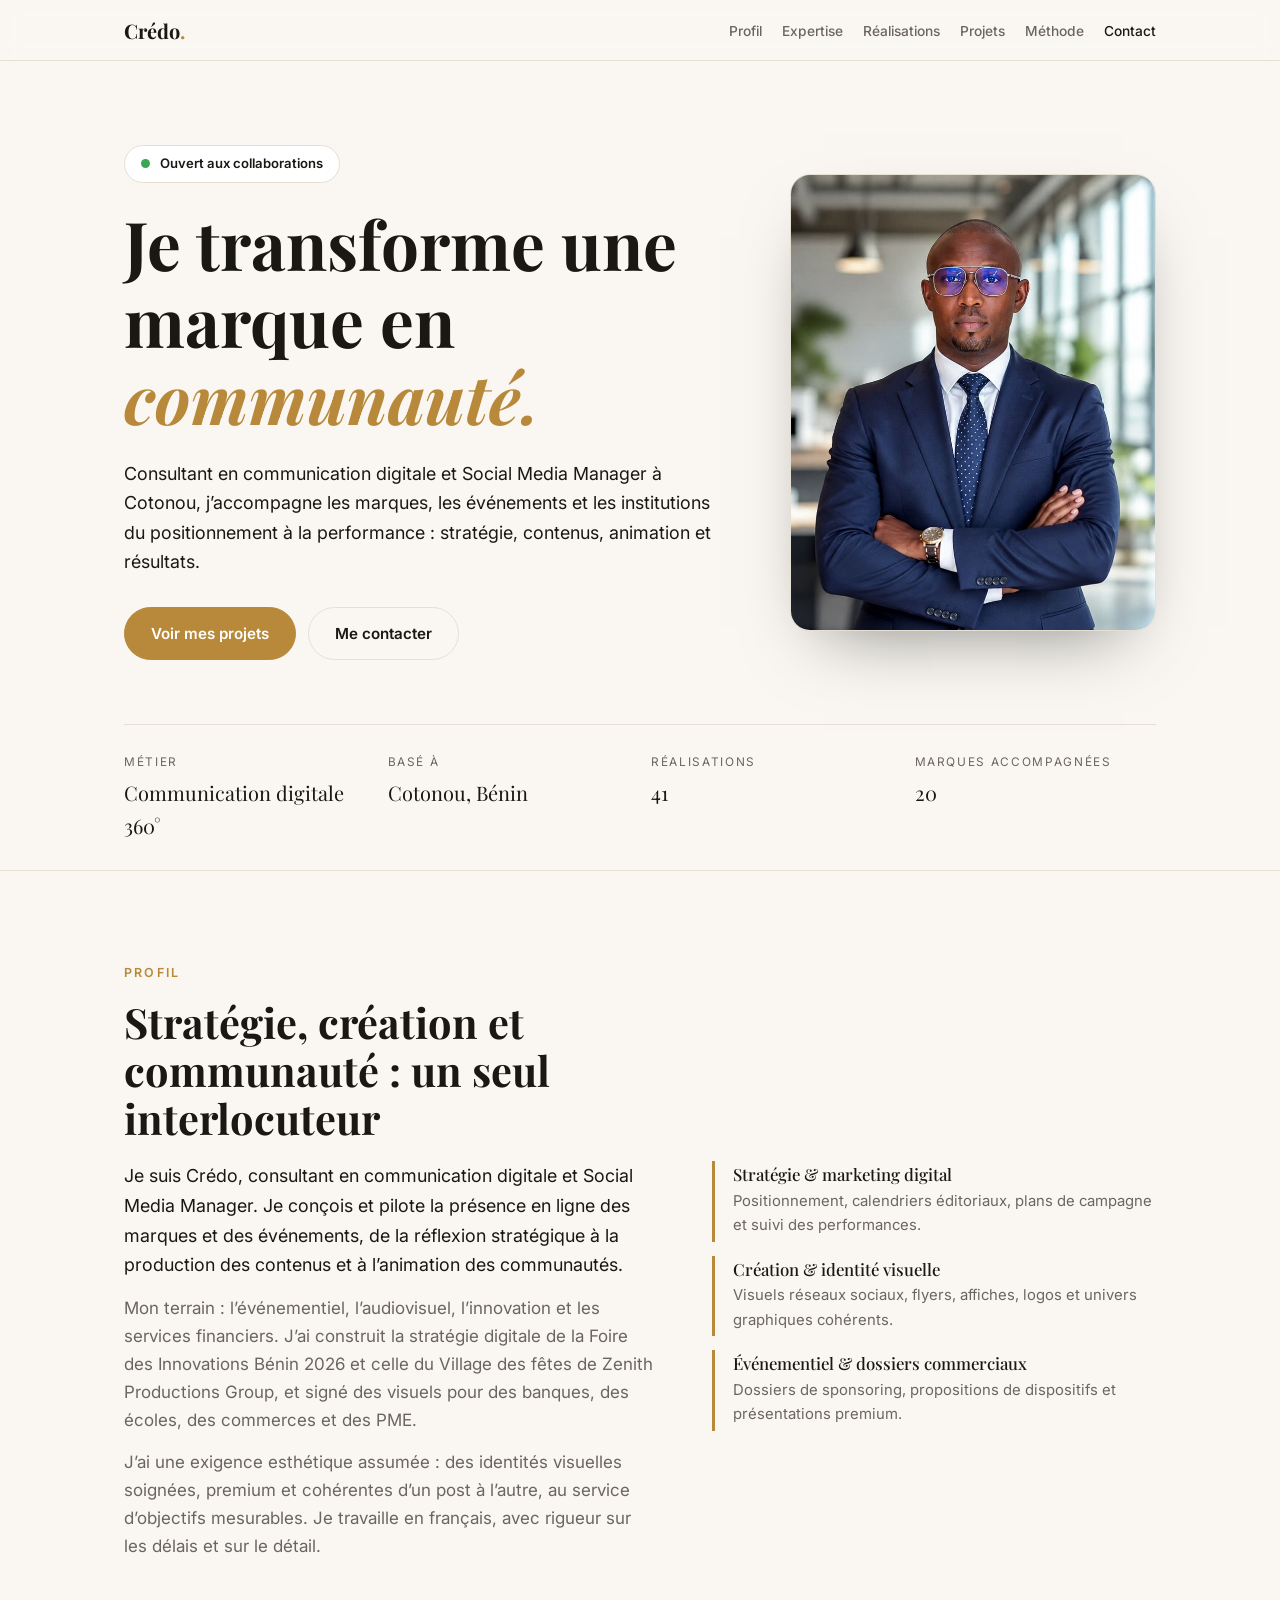
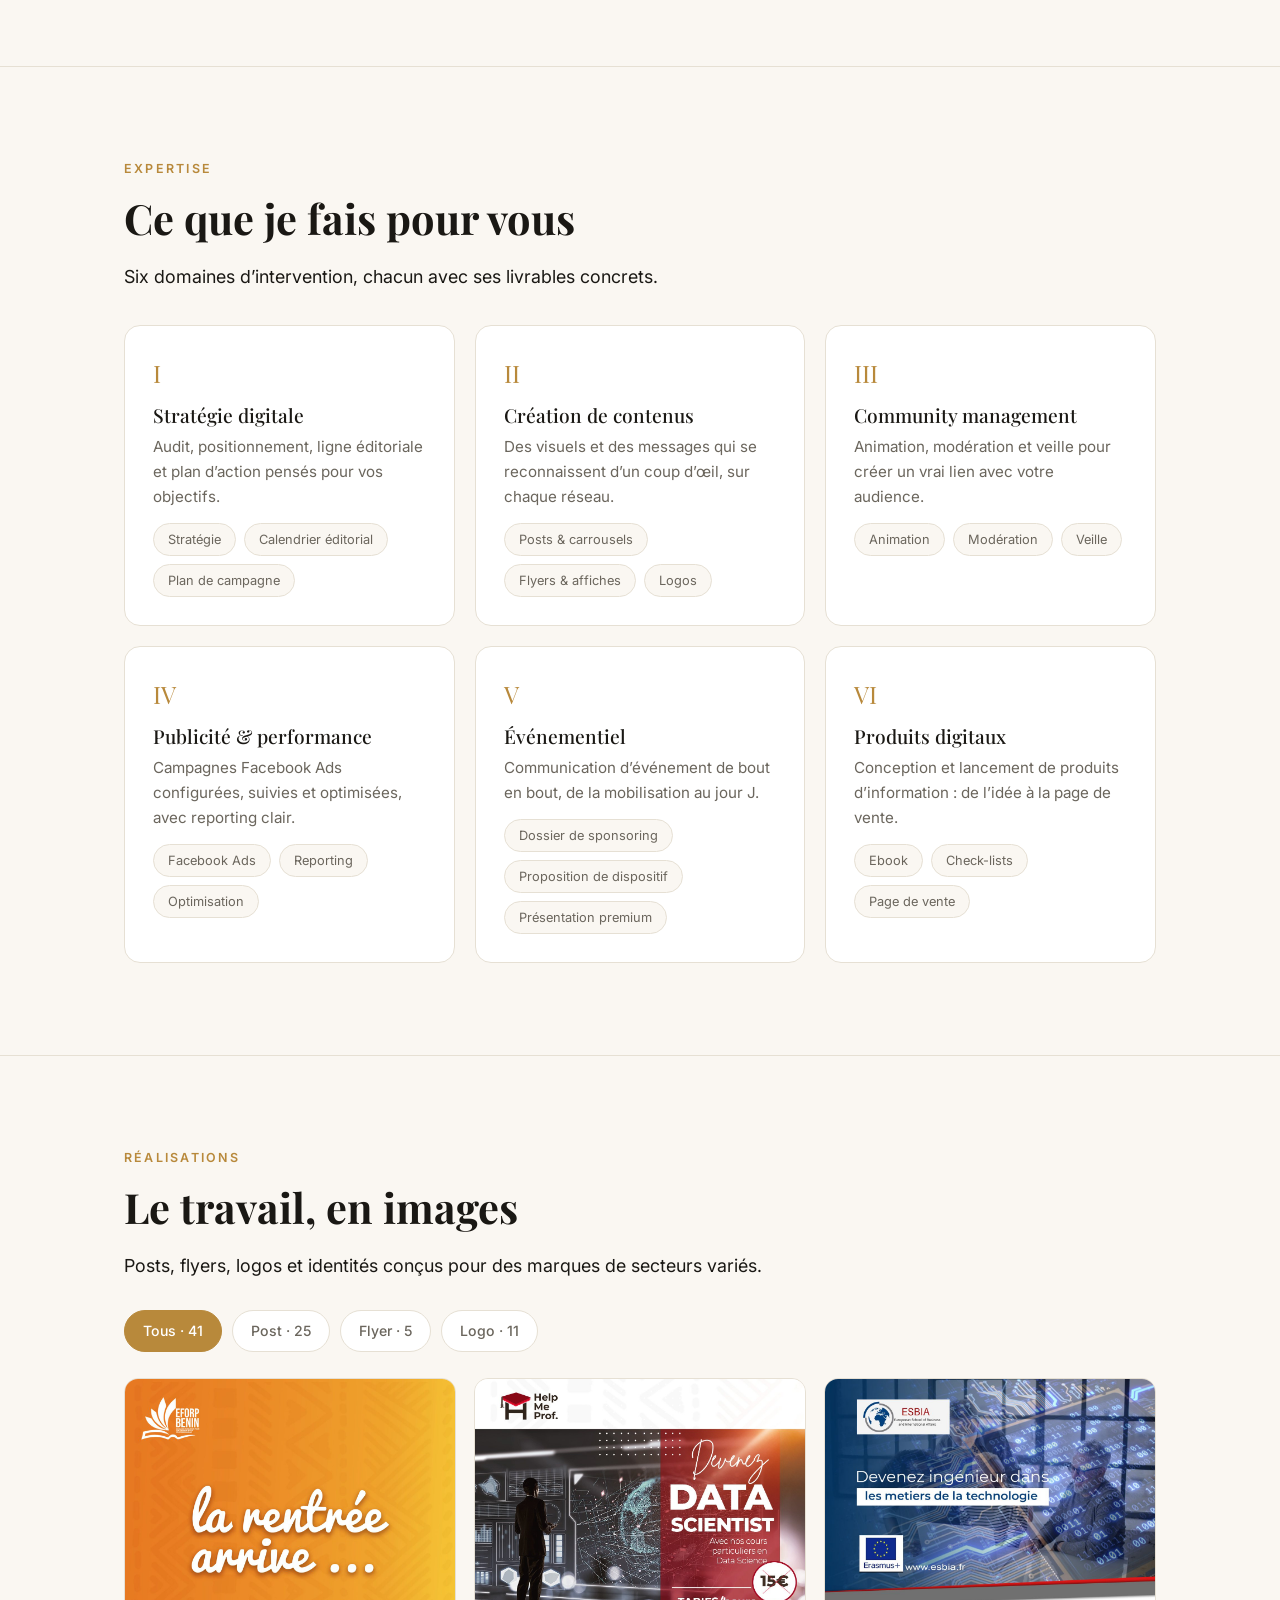
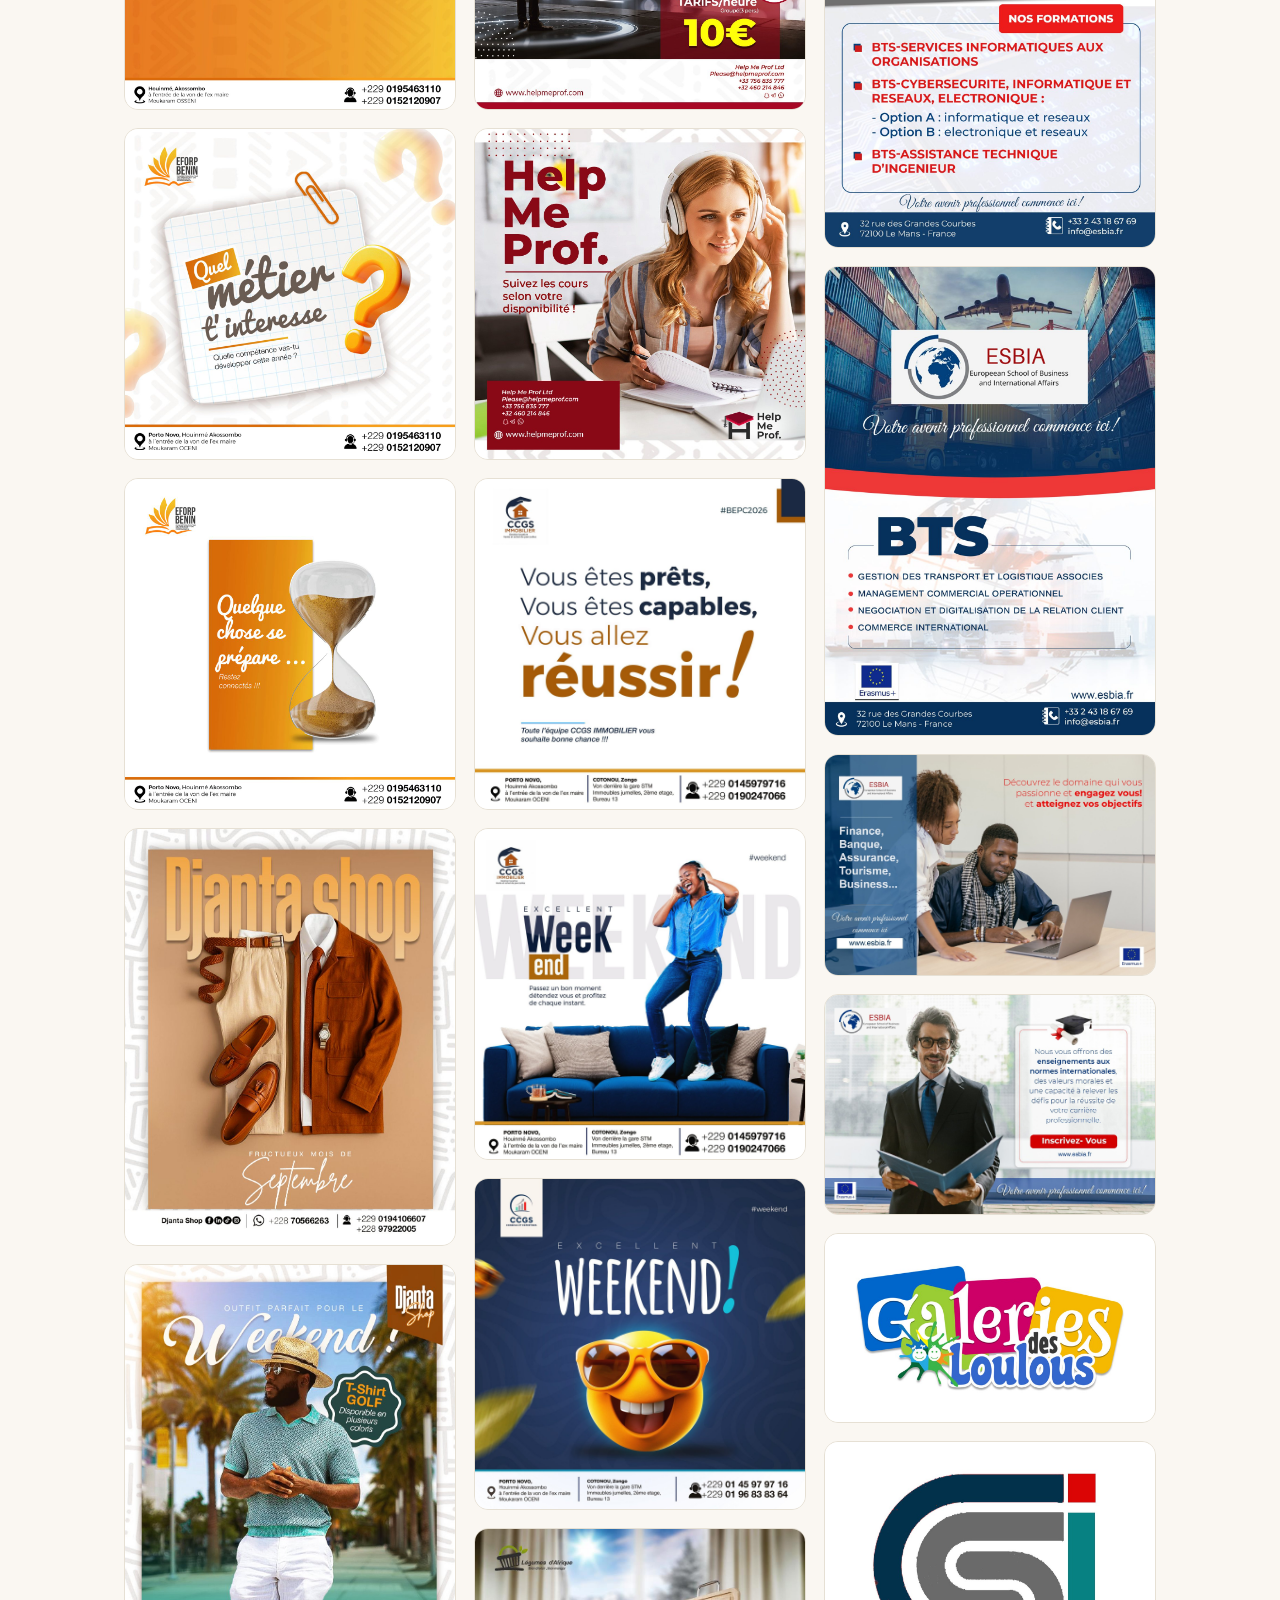
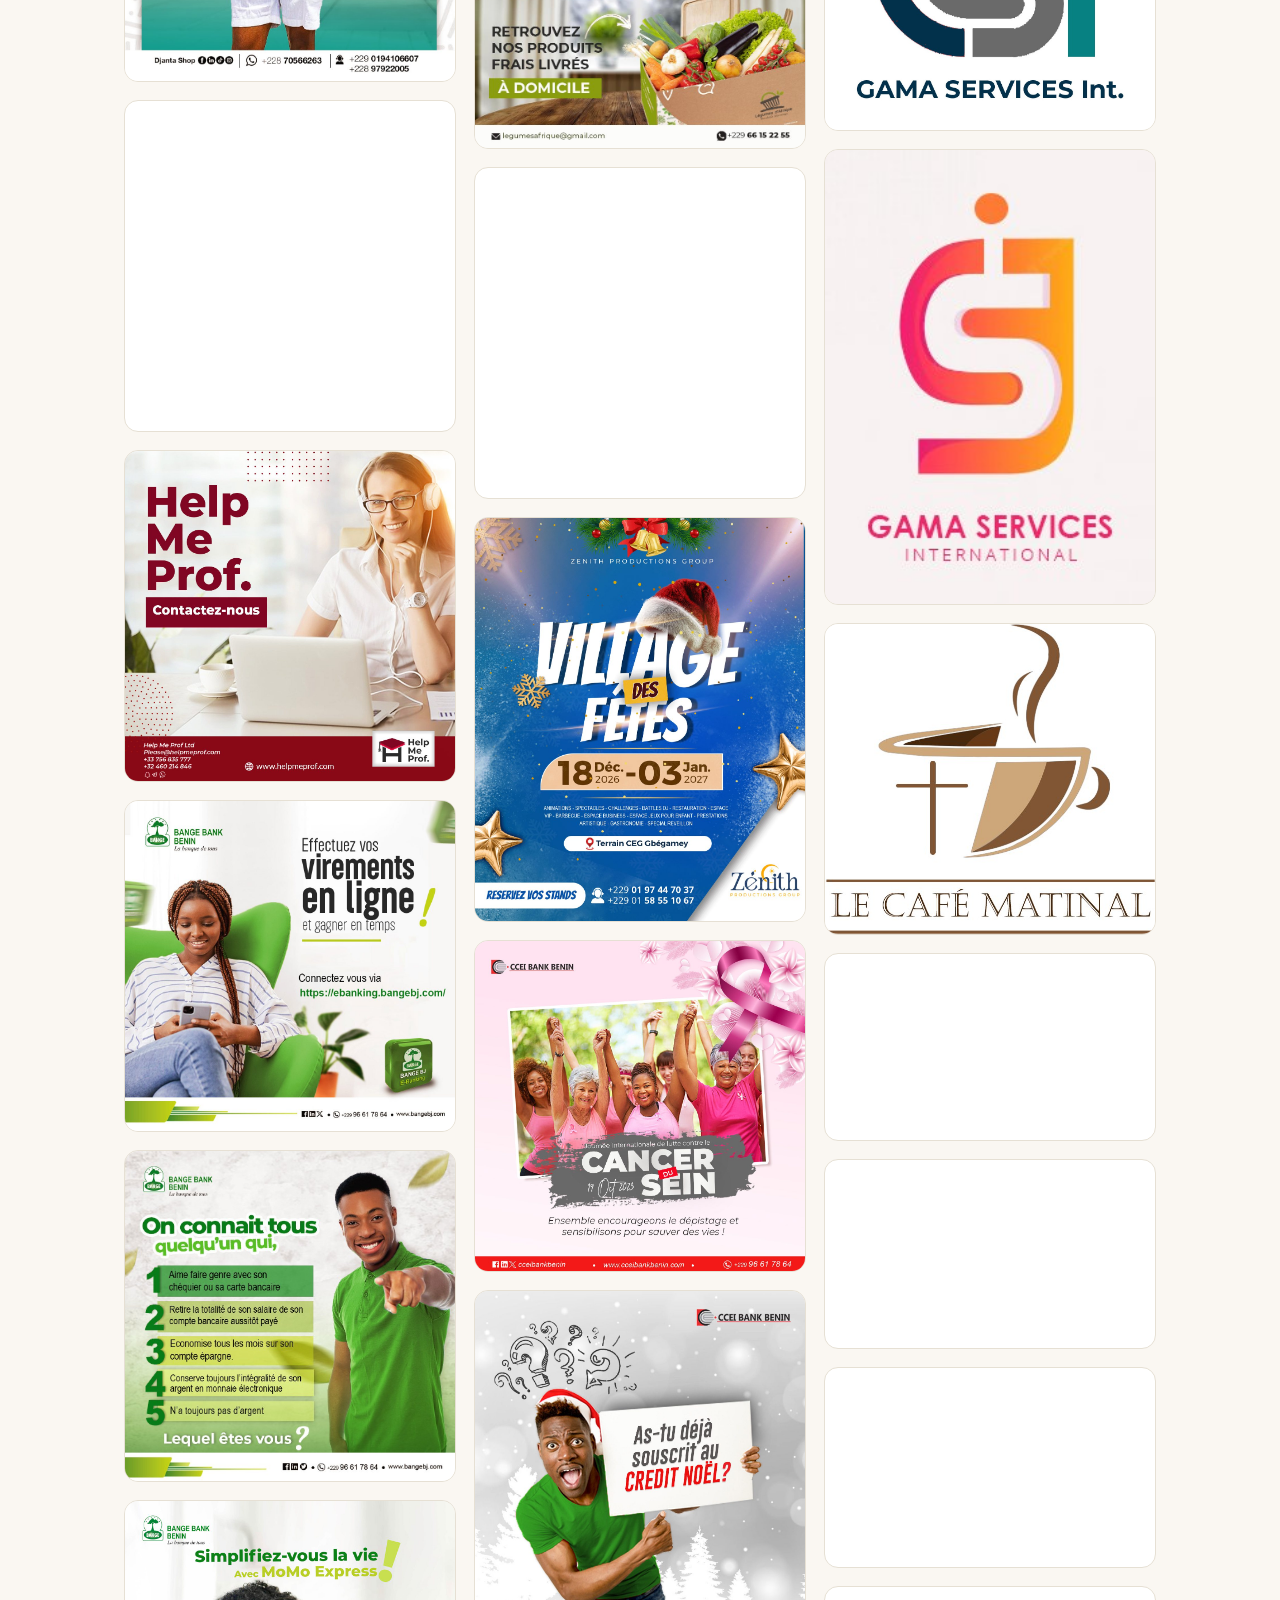
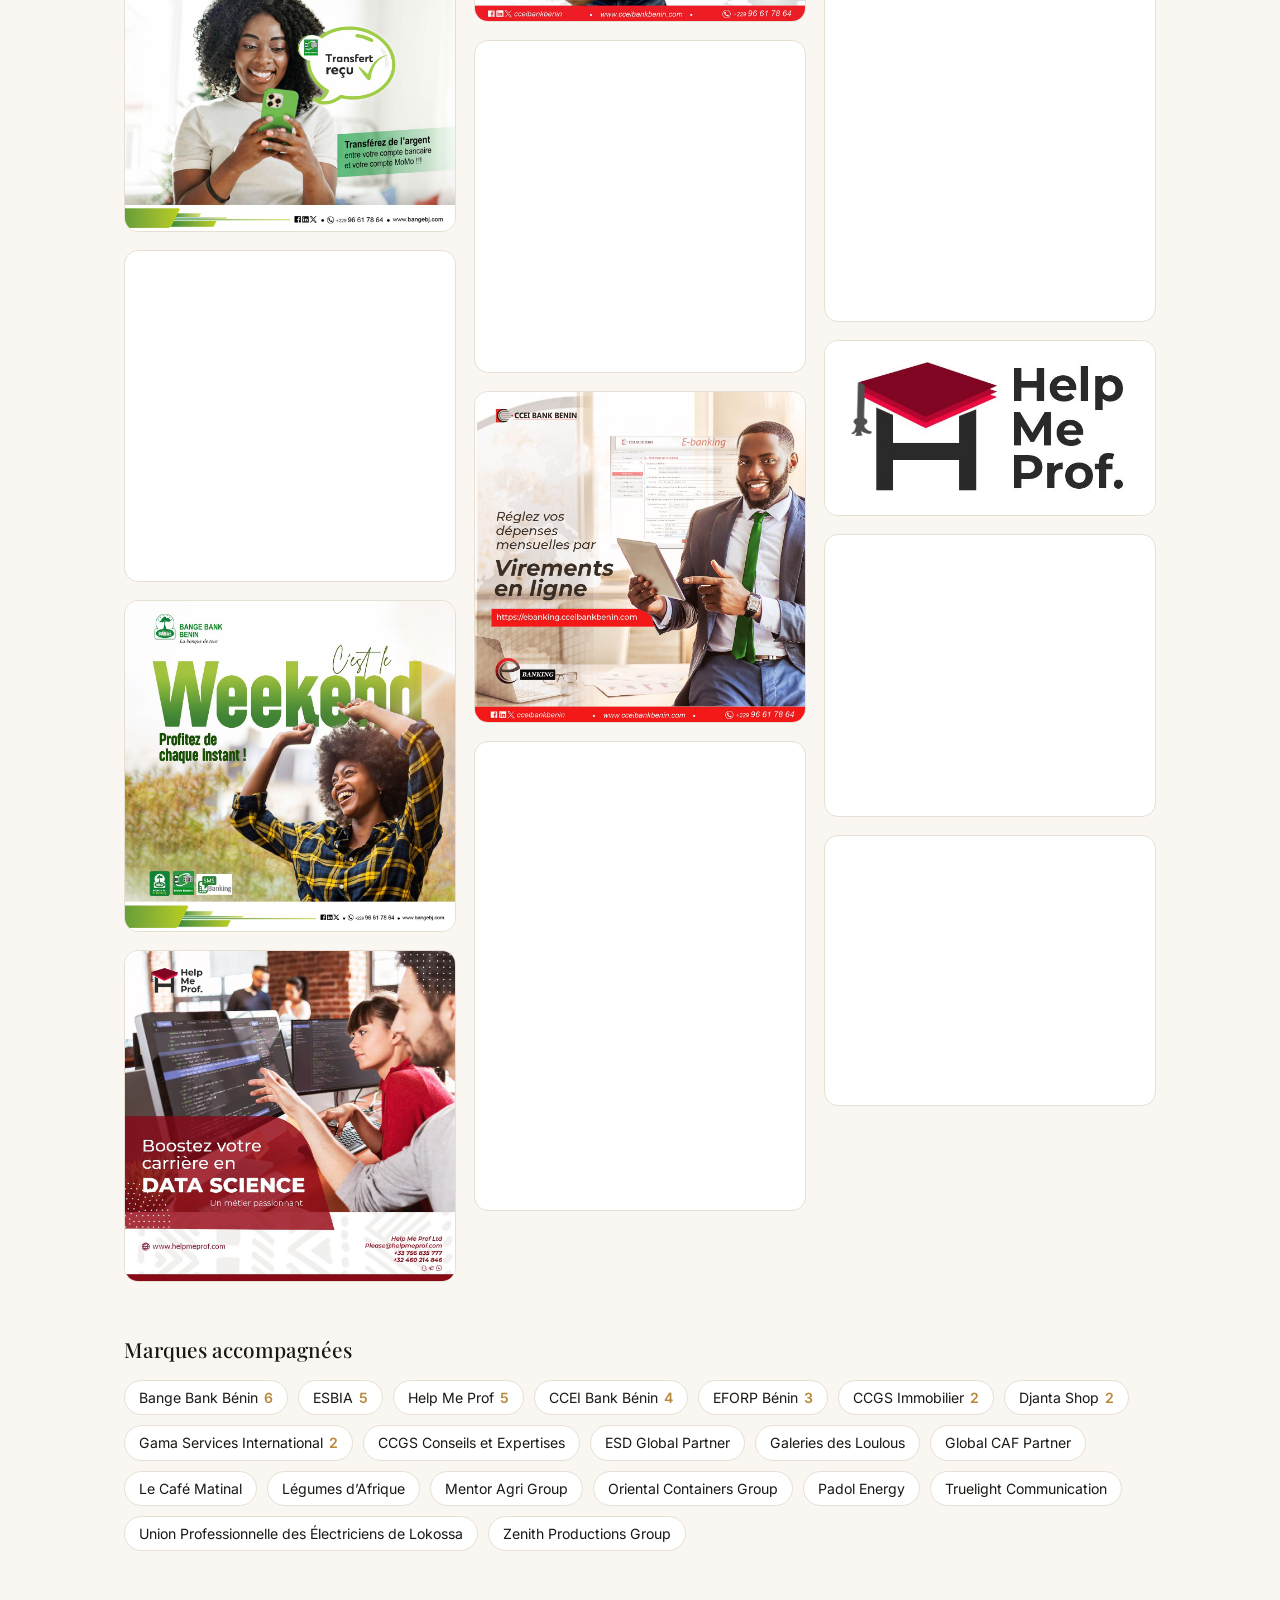
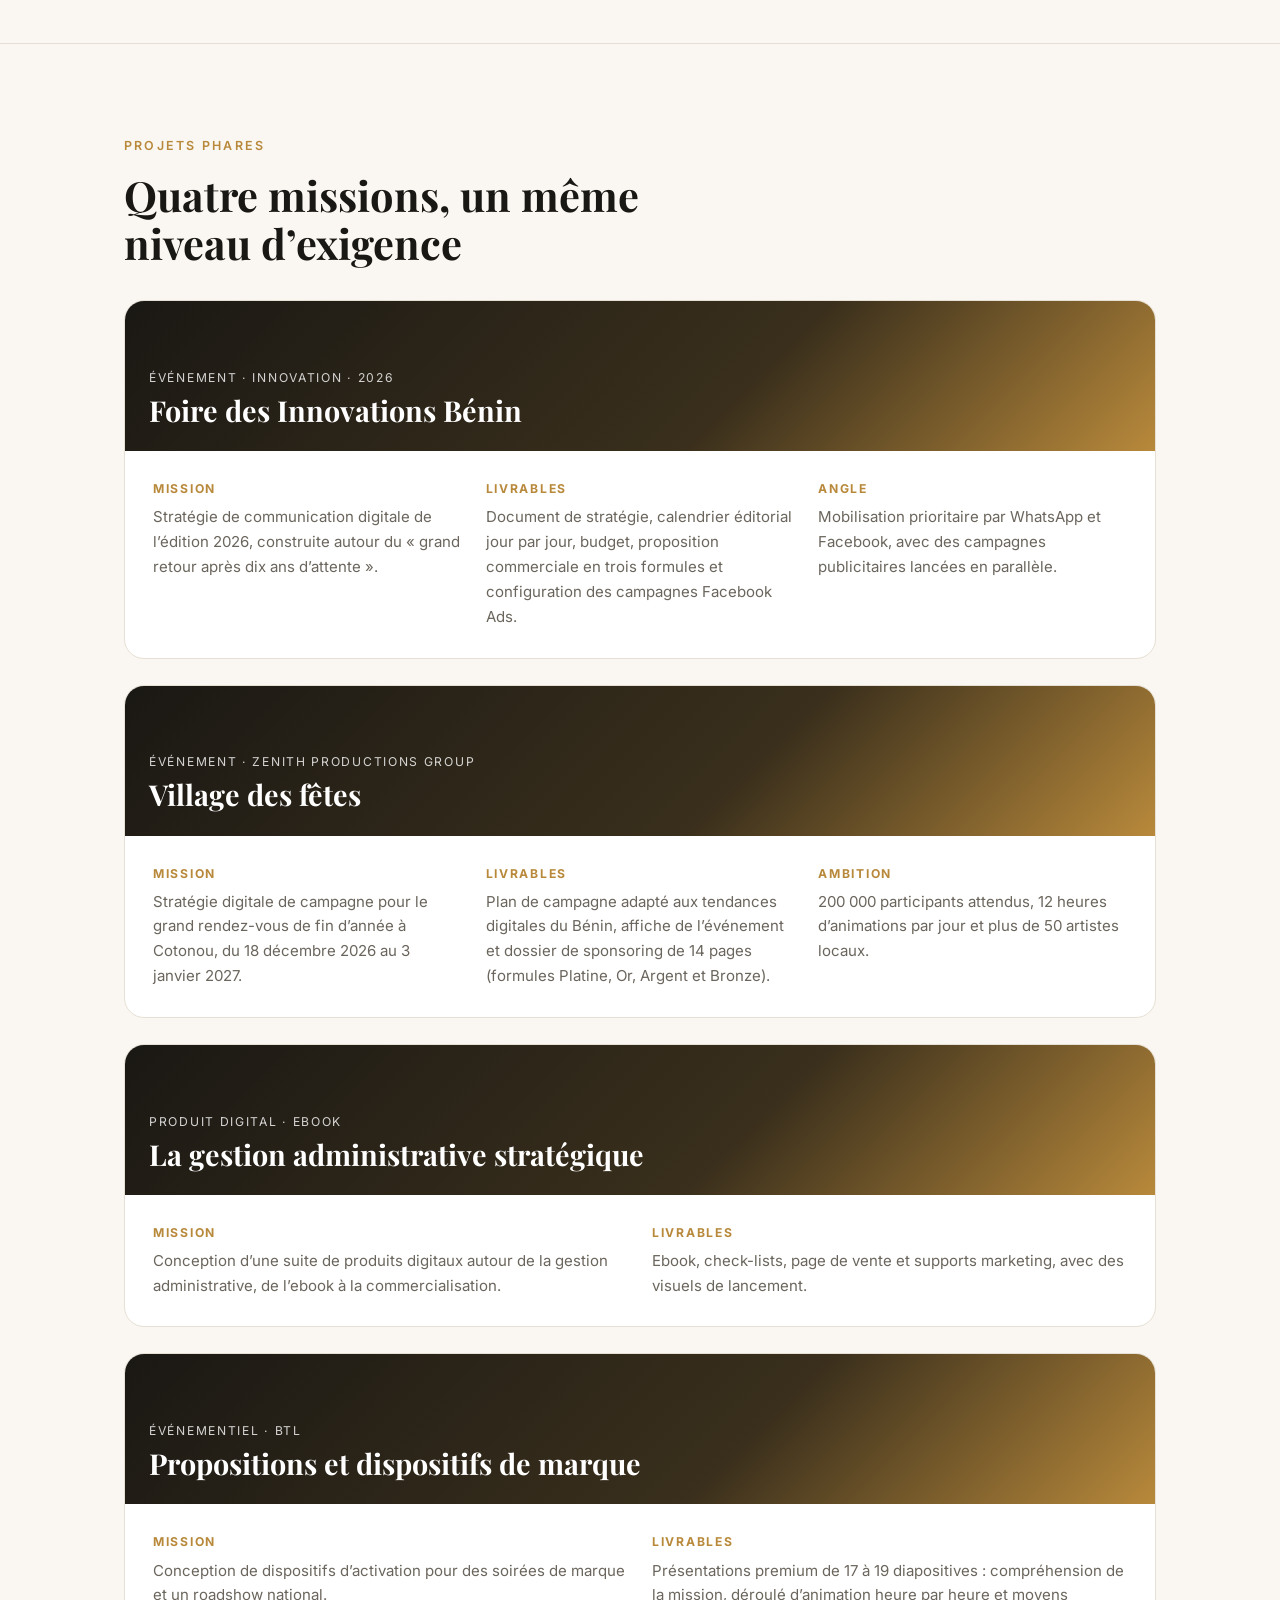
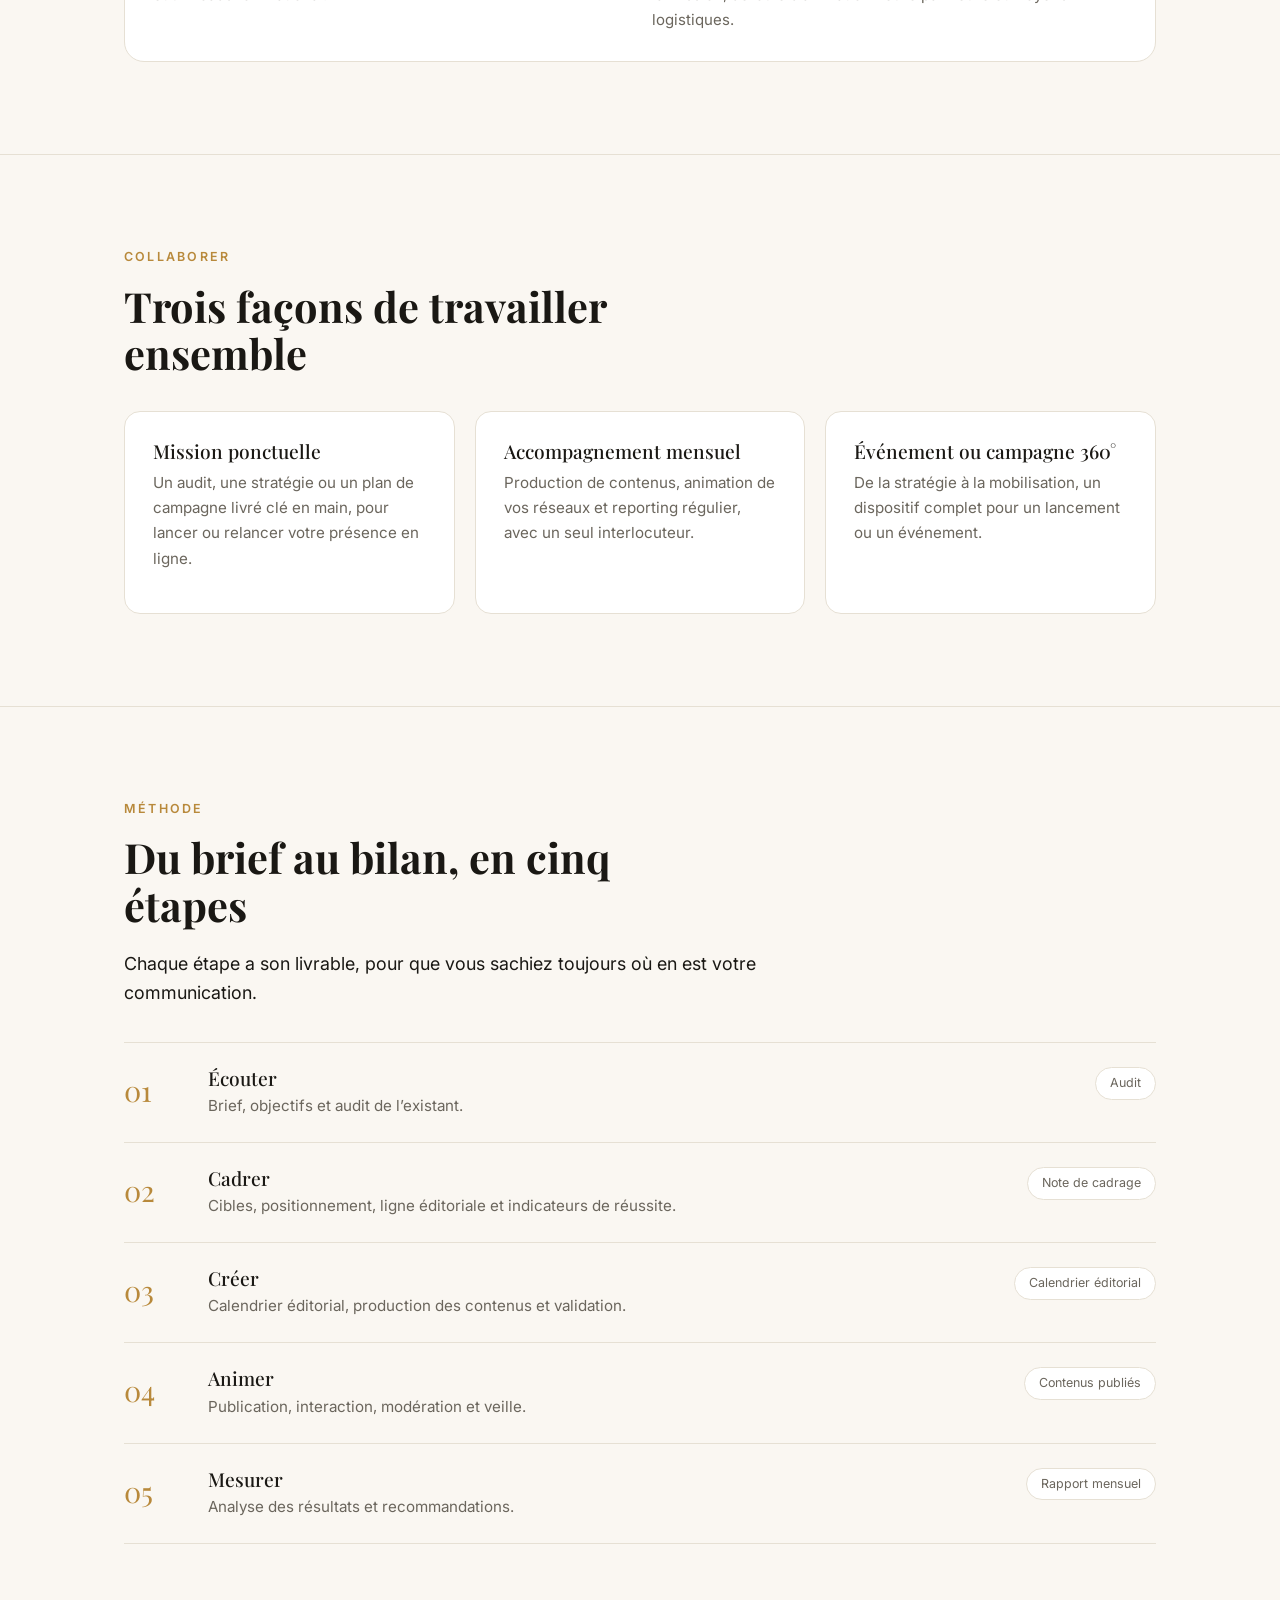
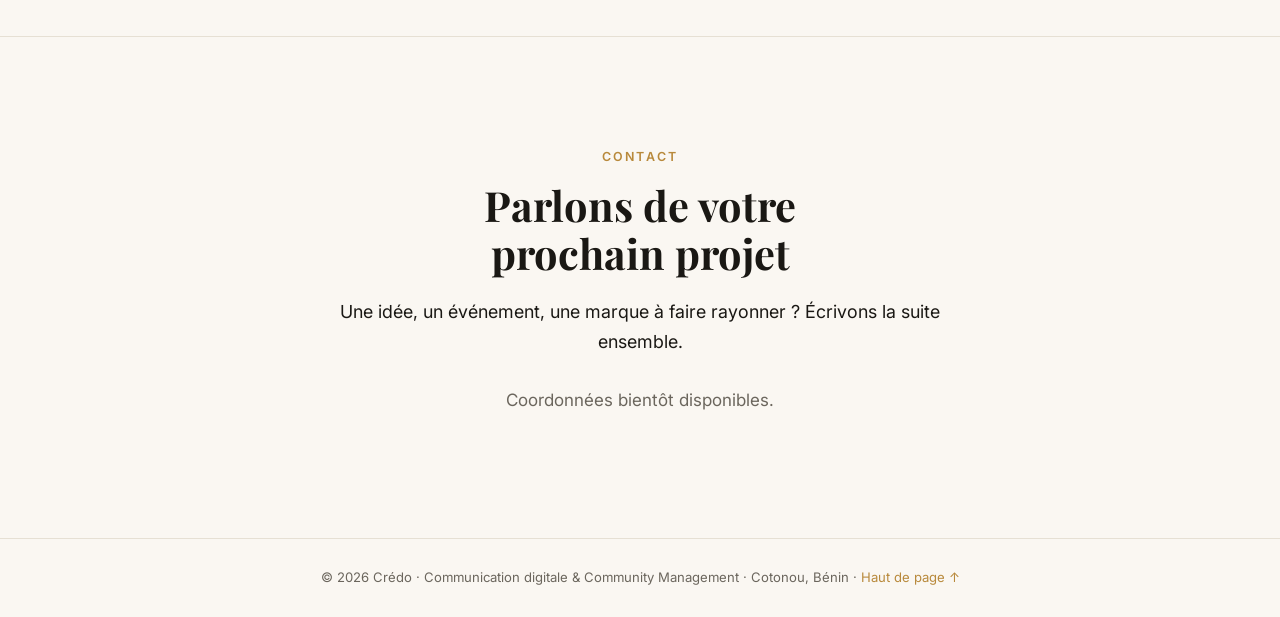
<file: index.html>
<!DOCTYPE html>
<html lang="fr">
<head>
<meta charset="utf-8">
<meta name="viewport" content="width=device-width, initial-scale=1, viewport-fit=cover">
<title>Crédo · Communication digitale &amp; Community Management · Cotonou, Bénin</title>
<meta name="description" content="Crédo, consultant en communication digitale et Social Media Manager à Cotonou (Bénin). Stratégie, contenus, community management, publicité et événementiel pour des marques ambitieuses.">
<meta name="author" content="Crédo">
<meta name="theme-color" content="#faf7f2">
<meta property="og:type" content="profile">
<meta property="og:title" content="Crédo · Communication digitale &amp; Community Management">
<meta property="og:description" content="Je transforme une marque en communauté. Portfolio de Crédo, Cotonou, Bénin.">
<meta property="og:locale" content="fr_FR">
<link rel="icon" type="image/png" href="favicon.png">
<link rel="preconnect" href="https://fonts.googleapis.com">
<link rel="preconnect" href="https://fonts.gstatic.com" crossorigin>
<link href="https://fonts.googleapis.com/css2?family=Playfair+Display:wght@500;700&family=Inter:wght@400;500;600&display=swap" rel="stylesheet">
<link rel="stylesheet" href="style.css">
<script type="application/ld+json">{"@context":"https://schema.org","@type":"Person","name":"Crédo","jobTitle":"Consultant en communication digitale et Social Media Manager","address":{"@type":"PostalAddress","addressLocality":"Cotonou","addressCountry":"BJ"},"knowsAbout":["Communication digitale","Community management","Stratégie de contenu","Publicité Facebook Ads","Événementiel"]}</script>
</head>
<body>
<nav><div class="wrap"><a class="logo" href="#top">Crédo<span>.</span></a>
<ul id="menu">
<li data-nav="profil"><a href="#profil">Profil</a></li>
<li data-nav="expertise"><a href="#expertise">Expertise</a></li>
<li data-nav="creations" hidden><a href="#creations">Réalisations</a></li>
<li data-nav="projets"><a href="#projets">Projets</a></li>
<li data-nav="methode"><a href="#methode">Méthode</a></li>
<li data-nav="parcours" hidden><a href="#parcours">Parcours</a></li>
<li data-nav="avis" hidden><a href="#avis">Avis</a></li>
<li data-nav="contact"><a href="#contact">Contact</a></li>
</ul></div></nav>

<header class="hero" id="top"><div class="wrap">
<div class="hero-grid">
<div>
<p class="badge"><i></i>Ouvert aux collaborations</p>
<h1>Je transforme une marque en <em>communauté.</em></h1>
<p class="lead">Consultant en communication digitale et Social Media Manager à Cotonou, j’accompagne les marques, les événements et les institutions du positionnement à la performance : stratégie, contenus, animation et résultats.</p>
<div class="btns"><a class="btn primary" href="#creations" id="cta-works">Voir mes projets</a><a class="btn ghost" href="#contact">Me contacter</a></div>
</div>
<figure class="portrait"><img src="credo.jpg" alt="Portrait de Crédo, consultant en communication digitale et Social Media Manager" width="900" height="900" fetchpriority="high"></figure>
</div>
<dl class="facts" id="facts">
<div><dt>Métier</dt><dd>Communication digitale 360°</dd></div>
<div><dt>Basé à</dt><dd>Cotonou, Bénin</dd></div>
<div id="f-works" hidden><dt>Réalisations</dt><dd></dd></div>
<div id="f-clients" hidden><dt>Marques accompagnées</dt><dd></dd></div>
</dl>
</div></header>

<section id="profil"><div class="wrap">
<p class="kicker">Profil</p>
<h2>Stratégie, création et communauté : un seul interlocuteur</h2>
<div class="cols2">
<div>
<p class="lead">Je suis Crédo, consultant en communication digitale et Social Media Manager. Je conçois et pilote la présence en ligne des marques et des événements, de la réflexion stratégique à la production des contenus et à l’animation des communautés.</p>
<p>Mon terrain : l’événementiel, l’audiovisuel, l’innovation et les services financiers. J’ai construit la stratégie digitale de la Foire des Innovations Bénin 2026 et celle du Village des fêtes de Zenith Productions Group, et signé des visuels pour des banques, des écoles, des commerces et des PME.</p>
<p>J’ai une exigence esthétique assumée : des identités visuelles soignées, premium et cohérentes d’un post à l’autre, au service d’objectifs mesurables. Je travaille en français, avec rigueur sur les délais et sur le détail.</p>
</div>
<div class="stack">
<div class="mini"><h3>Stratégie &amp; marketing digital</h3><p>Positionnement, calendriers éditoriaux, plans de campagne et suivi des performances.</p></div>
<div class="mini"><h3>Création &amp; identité visuelle</h3><p>Visuels réseaux sociaux, flyers, affiches, logos et univers graphiques cohérents.</p></div>
<div class="mini"><h3>Événementiel &amp; dossiers commerciaux</h3><p>Dossiers de sponsoring, propositions de dispositifs et présentations premium.</p></div>
</div>
</div>
</div></section>

<section id="expertise"><div class="wrap">
<p class="kicker">Expertise</p>
<h2>Ce que je fais pour vous</h2>
<p class="lead">Six domaines d’intervention, chacun avec ses livrables concrets.</p>
<div class="grid g3" style="margin-top:34px">
<article class="card reveal"><span class="num">I</span><h3>Stratégie digitale</h3><p>Audit, positionnement, ligne éditoriale et plan d’action pensés pour vos objectifs.</p><div class="tags"><span>Stratégie</span><span>Calendrier éditorial</span><span>Plan de campagne</span></div></article>
<article class="card reveal"><span class="num">II</span><h3>Création de contenus</h3><p>Des visuels et des messages qui se reconnaissent d’un coup d’œil, sur chaque réseau.</p><div class="tags"><span>Posts &amp; carrousels</span><span>Flyers &amp; affiches</span><span>Logos</span></div></article>
<article class="card reveal"><span class="num">III</span><h3>Community management</h3><p>Animation, modération et veille pour créer un vrai lien avec votre audience.</p><div class="tags"><span>Animation</span><span>Modération</span><span>Veille</span></div></article>
<article class="card reveal"><span class="num">IV</span><h3>Publicité &amp; performance</h3><p>Campagnes Facebook Ads configurées, suivies et optimisées, avec reporting clair.</p><div class="tags"><span>Facebook Ads</span><span>Reporting</span><span>Optimisation</span></div></article>
<article class="card reveal"><span class="num">V</span><h3>Événementiel</h3><p>Communication d’événement de bout en bout, de la mobilisation au jour J.</p><div class="tags"><span>Dossier de sponsoring</span><span>Proposition de dispositif</span><span>Présentation premium</span></div></article>
<article class="card reveal"><span class="num">VI</span><h3>Produits digitaux</h3><p>Conception et lancement de produits d’information : de l’idée à la page de vente.</p><div class="tags"><span>Ebook</span><span>Check-lists</span><span>Page de vente</span></div></article>
</div>
</div></section>

<section id="creations" hidden><div class="wrap">
<p class="kicker">Réalisations</p>
<h2>Le travail, en images</h2>
<p class="lead" id="works-lead">Posts, flyers, logos et identités conçus pour des marques de secteurs variés.</p>
<div class="filters" id="filters" role="group" aria-label="Filtrer les réalisations"></div>
<div class="gallery" id="gallery"></div>
<h3 class="sub">Marques accompagnées</h3>
<div class="chips" id="clients"></div>
</div></section>

<dialog id="lightbox" aria-label="Aperçu de la réalisation">
<button class="lb-close" id="lb-close" aria-label="Fermer">×</button>
<button class="lb-nav lb-prev" id="lb-prev" aria-label="Précédent">‹</button>
<figure><img id="lb-img" alt=""><figcaption id="lb-cap"></figcaption></figure>
<button class="lb-nav lb-next" id="lb-next" aria-label="Suivant">›</button>
</dialog>

<section id="projets"><div class="wrap">
<p class="kicker">Projets phares</p>
<h2>Quatre missions, un même niveau d’exigence</h2>
<div class="projects">
<article class="project reveal"><div class="cover"><div><small>Événement · Innovation · 2026</small><h3>Foire des Innovations Bénin</h3></div></div>
<div class="pbody">
<div><h4>Mission</h4><p>Stratégie de communication digitale de l’édition 2026, construite autour du « grand retour après dix ans d’attente ».</p></div>
<div><h4>Livrables</h4><p>Document de stratégie, calendrier éditorial jour par jour, budget, proposition commerciale en trois formules et configuration des campagnes Facebook Ads.</p></div>
<div><h4>Angle</h4><p>Mobilisation prioritaire par WhatsApp et Facebook, avec des campagnes publicitaires lancées en parallèle.</p></div>
</div></article>
<article class="project reveal"><div class="cover"><div><small>Événement · Zenith Productions Group</small><h3>Village des fêtes</h3></div></div>
<div class="pbody">
<div><h4>Mission</h4><p>Stratégie digitale de campagne pour le grand rendez-vous de fin d’année à Cotonou, du 18 décembre 2026 au 3 janvier 2027.</p></div>
<div><h4>Livrables</h4><p>Plan de campagne adapté aux tendances digitales du Bénin, affiche de l’événement et dossier de sponsoring de 14 pages (formules Platine, Or, Argent et Bronze).</p></div>
<div><h4>Ambition</h4><p>200 000 participants attendus, 12 heures d’animations par jour et plus de 50 artistes locaux.</p></div>
</div></article>
<article class="project reveal"><div class="cover"><div><small>Produit digital · Ebook</small><h3>La gestion administrative stratégique</h3></div></div>
<div class="pbody">
<div><h4>Mission</h4><p>Conception d’une suite de produits digitaux autour de la gestion administrative, de l’ebook à la commercialisation.</p></div>
<div><h4>Livrables</h4><p>Ebook, check-lists, page de vente et supports marketing, avec des visuels de lancement.</p></div>
</div></article>
<article class="project reveal"><div class="cover"><div><small>Événementiel · BTL</small><h3>Propositions et dispositifs de marque</h3></div></div>
<div class="pbody">
<div><h4>Mission</h4><p>Conception de dispositifs d’activation pour des soirées de marque et un roadshow national.</p></div>
<div><h4>Livrables</h4><p>Présentations premium de 17 à 19 diapositives : compréhension de la mission, déroulé d’animation heure par heure et moyens logistiques.</p></div>
</div></article>
</div>
</div></section>

<section id="collaborer"><div class="wrap">
<p class="kicker">Collaborer</p>
<h2>Trois façons de travailler ensemble</h2>
<div class="grid g3" style="margin-top:34px">
<article class="card reveal"><h3>Mission ponctuelle</h3><p>Un audit, une stratégie ou un plan de campagne livré clé en main, pour lancer ou relancer votre présence en ligne.</p></article>
<article class="card reveal"><h3>Accompagnement mensuel</h3><p>Production de contenus, animation de vos réseaux et reporting régulier, avec un seul interlocuteur.</p></article>
<article class="card reveal"><h3>Événement ou campagne 360°</h3><p>De la stratégie à la mobilisation, un dispositif complet pour un lancement ou un événement.</p></article>
</div>
</div></section>

<section id="methode"><div class="wrap">
<p class="kicker">Méthode</p>
<h2>Du brief au bilan, en cinq étapes</h2>
<p class="lead">Chaque étape a son livrable, pour que vous sachiez toujours où en est votre communication.</p>
<div class="steps" style="margin-top:34px">
<div class="step"><div><h3>Écouter</h3><p>Brief, objectifs et audit de l’existant.</p></div><span class="deliv">Audit</span></div>
<div class="step"><div><h3>Cadrer</h3><p>Cibles, positionnement, ligne éditoriale et indicateurs de réussite.</p></div><span class="deliv">Note de cadrage</span></div>
<div class="step"><div><h3>Créer</h3><p>Calendrier éditorial, production des contenus et validation.</p></div><span class="deliv">Calendrier éditorial</span></div>
<div class="step"><div><h3>Animer</h3><p>Publication, interaction, modération et veille.</p></div><span class="deliv">Contenus publiés</span></div>
<div class="step"><div><h3>Mesurer</h3><p>Analyse des résultats et recommandations.</p></div><span class="deliv">Rapport mensuel</span></div>
</div>
</div></section>

<section id="outils" hidden><div class="wrap">
<p class="kicker">Compétences &amp; outils</p>
<h2>La boîte à outils</h2>
<div class="cols3" id="skills"></div>
<p class="langs" id="langs"></p>
</div></section>

<section id="parcours" hidden><div class="wrap">
<p class="kicker">Parcours</p>
<h2>Expériences</h2>
<div class="timeline" id="timeline"></div>
</div></section>

<section id="formation" hidden><div class="wrap">
<div class="cols2">
<div id="dipl-box" hidden><p class="kicker">Diplômes</p><h2>Formation</h2><ul class="list" id="diplomes"></ul></div>
<div id="cert-box" hidden><p class="kicker">Certifications</p><h2>Certifications</h2><ul class="list" id="certs"></ul></div>
</div>
</div></section>

<section id="avis" hidden><div class="wrap">
<p class="kicker">Avis</p>
<h2>Ils en parlent</h2>
<div class="grid g3" id="reviews" style="margin-top:34px"></div>
</div></section>

<section class="contact" id="contact"><div class="wrap">
<p class="kicker">Contact</p>
<h2>Parlons de votre prochain projet</h2>
<p class="lead">Une idée, un événement, une marque à faire rayonner ? Écrivons la suite ensemble.</p>
<div class="btns" id="contact-links"></div>
</div></section>

<a class="fab" id="fab" hidden target="_blank" rel="noopener">WhatsApp</a>
<footer>© <span id="year">2026</span> Crédo · Communication digitale &amp; Community Management · Cotonou, Bénin · <a href="#top">Haut de page ↑</a></footer>
<script src="script.js" defer></script>
</body>
</html>
</file>
<file: style.css>
:root{--bg:#faf7f2;--surface:#fff;--ink:#1a1814;--muted:#6b665d;--line:#e6e0d4;--accent:#b8893b;--accent-ink:#fff;
--serif:'Playfair Display',Georgia,'Times New Roman',serif;--sans:'Inter',system-ui,-apple-system,'Segoe UI',Roboto,sans-serif}
@media (prefers-color-scheme:dark){:root{--bg:#14120f;--surface:#1d1a16;--ink:#f3eee4;--muted:#a69f92;--line:#2e2a24;--accent:#d4a54f;--accent-ink:#14120f;color-scheme:dark}}
*,*::before,*::after{box-sizing:border-box}
[hidden]{display:none!important}
html{scroll-behavior:smooth;scroll-padding-top:76px}
body{margin:0;background:var(--bg);color:var(--ink);font-family:var(--sans);line-height:1.65;font-size:17px;padding-bottom:env(safe-area-inset-bottom,0px)}
a{color:inherit}
.wrap{max-width:1080px;margin:0 auto;padding:0 24px}
nav{position:sticky;top:0;z-index:9;padding-top:env(safe-area-inset-top,0px);background:color-mix(in srgb,var(--bg) 88%,transparent);backdrop-filter:blur(10px);border-bottom:1px solid var(--line)}
nav .wrap{display:flex;align-items:center;justify-content:space-between;height:60px;gap:16px}
.logo{font-family:var(--serif);font-weight:700;font-size:1.25rem;text-decoration:none}
.logo span{color:var(--accent)}
nav ul{display:flex;gap:20px;list-style:none;margin:0;padding:0;overflow-x:auto;scrollbar-width:none}
nav li a{text-decoration:none;font-size:.86rem;color:var(--muted);font-weight:500;white-space:nowrap;padding:6px 0;border-bottom:2px solid transparent;transition:color .2s}
nav li a:hover,nav li.on a{color:var(--ink);border-color:var(--accent)}
section{padding:92px 0;border-bottom:1px solid var(--line)}
.kicker{font-size:.78rem;letter-spacing:.18em;text-transform:uppercase;color:var(--accent);font-weight:600;margin:0 0 14px}
h1,h2,h3{font-family:var(--serif);line-height:1.15;margin:0}
h1{font-size:clamp(2.4rem,5.6vw,4.2rem);font-weight:700}
h1 em{font-style:italic;color:var(--accent)}
h2{font-size:clamp(1.8rem,3.8vw,2.6rem);margin-bottom:20px;font-weight:700;max-width:22ch}
h3{font-size:1.2rem;font-weight:500;margin-bottom:8px}
p{margin:0 0 14px;color:var(--muted)}
.lead{font-size:1.12rem;color:var(--ink);max-width:62ch}
.hero{padding:84px 0 0;border-bottom:1px solid var(--line)}
.hero-grid{display:grid;grid-template-columns:1.25fr .75fr;gap:56px;align-items:center}
.badge{display:inline-flex;align-items:center;gap:10px;font-size:.82rem;font-weight:600;border:1px solid var(--line);background:var(--surface);border-radius:999px;padding:7px 16px;color:var(--ink);margin:0 0 22px}
.badge i{width:9px;height:9px;border-radius:50%;background:#3aa655;box-shadow:0 0 0 0 rgba(58,166,85,.6);animation:pulse 2s infinite}
@keyframes pulse{70%{box-shadow:0 0 0 9px rgba(58,166,85,0)}100%{box-shadow:0 0 0 0 rgba(58,166,85,0)}}
.hero .lead{margin-top:22px}
.portrait{margin:0;aspect-ratio:4/5;border-radius:20px;overflow:hidden;border:1px solid var(--line);box-shadow:0 30px 70px -34px rgba(0,0,0,.5);background:var(--surface)}
.portrait img{width:100%;height:100%;object-fit:cover;object-position:center 20%;display:block}
.facts{display:grid;grid-template-columns:repeat(auto-fit,minmax(170px,1fr));gap:22px;margin:64px 0 0;padding:28px 0;border-top:1px solid var(--line)}
.facts dt{font-size:.74rem;letter-spacing:.14em;text-transform:uppercase;color:var(--muted)}
.facts dd{margin:4px 0 0;font-family:var(--serif);font-size:1.25rem;color:var(--ink)}
.btns{display:flex;flex-wrap:wrap;gap:12px;margin-top:30px}
.btn{display:inline-block;padding:13px 26px;border-radius:999px;font-weight:600;font-size:.95rem;text-decoration:none;border:1px solid var(--accent);transition:transform .2s}
.btn.primary{background:var(--accent);color:var(--accent-ink)}
.btn.ghost{color:var(--ink);border-color:var(--line)}
.btn:hover{transform:translateY(-2px)}
.grid{display:grid;gap:20px}
.g3{grid-template-columns:repeat(auto-fit,minmax(290px,1fr))}
.cols2{display:grid;grid-template-columns:1.2fr 1fr;gap:56px;align-items:start}
.cols3{display:grid;grid-template-columns:repeat(auto-fit,minmax(240px,1fr));gap:30px}
.stack{display:grid;gap:14px}
.mini{border-left:3px solid var(--accent);padding:4px 0 4px 18px}
.mini h3{font-size:1.05rem;margin-bottom:4px}.mini p{margin:0;font-size:.93rem}
.card{background:var(--surface);border:1px solid var(--line);border-radius:16px;padding:28px}
.card .num{font-family:var(--serif);color:var(--accent);font-size:1.5rem;display:block;margin-bottom:10px}
.card p{font-size:.95rem}
.tags{display:flex;flex-wrap:wrap;gap:8px;margin-top:14px}
.tags span,.chips span{border:1px solid var(--line);border-radius:999px;padding:5px 14px;font-size:.8rem;color:var(--muted);background:var(--bg)}
.sub{margin:56px 0 18px;font-size:1.3rem}
.chips{display:flex;flex-wrap:wrap;gap:10px}
.chips span{background:var(--surface);font-size:.88rem;color:var(--ink)}
.chips b{color:var(--accent);font-weight:600;margin-left:6px}
.filters{display:flex;flex-wrap:wrap;gap:10px;margin:30px 0 26px}
.chip{font:inherit;font-size:.88rem;font-weight:500;cursor:pointer;padding:8px 18px;border-radius:999px;border:1px solid var(--line);background:var(--surface);color:var(--muted);transition:all .2s}
.chip:hover{border-color:var(--accent);color:var(--ink)}
.chip.on{background:var(--accent);border-color:var(--accent);color:var(--accent-ink)}
.gallery{column-count:3;column-gap:18px}
.item{position:relative;display:block;width:100%;margin:0 0 18px;padding:0;border:1px solid var(--line);border-radius:14px;overflow:hidden;background:var(--surface);cursor:zoom-in;break-inside:avoid;font:inherit}
.item img{display:block;width:100%;height:auto;transition:transform .5s ease}
.item:hover img{transform:scale(1.04)}
.cap{position:absolute;inset:auto 0 0 0;padding:34px 16px 14px;text-align:left;font-size:.85rem;color:#fff;background:linear-gradient(transparent,rgba(0,0,0,.74));opacity:0;transform:translateY(8px);transition:all .3s}
.item:hover .cap,.item:focus-visible .cap{opacity:1;transform:none}
@media(hover:none){.cap{opacity:1;transform:none}}
.projects{display:grid;gap:26px;margin-top:34px}
.project{background:var(--surface);border:1px solid var(--line);border-radius:20px;overflow:hidden}
.cover{min-height:150px;display:flex;align-items:flex-end;padding:24px;background:linear-gradient(135deg,#1a1814,#3a2f1c 60%,#b8893b);color:#fff}
.cover h3{font-size:clamp(1.3rem,3vw,1.8rem);font-weight:700;margin:0}
.cover small{display:block;opacity:.8;font-size:.76rem;letter-spacing:.14em;text-transform:uppercase;margin-bottom:6px}
.pbody{padding:28px;display:grid;grid-template-columns:repeat(auto-fit,minmax(250px,1fr));gap:24px}
.pbody h4{margin:0 0 6px;font-size:.76rem;letter-spacing:.14em;text-transform:uppercase;color:var(--accent)}
.pbody p{margin:0;font-size:.94rem}
.steps{counter-reset:s}
.step{display:grid;grid-template-columns:64px 1fr auto;gap:20px;padding:24px 0;border-top:1px solid var(--line);align-items:start}
.step:last-child{border-bottom:1px solid var(--line)}
.step::before{counter-increment:s;content:"0" counter(s);font-family:var(--serif);font-size:1.8rem;color:var(--accent)}
.step h3{margin-bottom:4px}.step p{margin:0;font-size:.95rem}
.deliv{font-size:.78rem;border:1px solid var(--line);border-radius:999px;padding:5px 14px;color:var(--muted);background:var(--surface);white-space:nowrap}
.skill h3{font-size:1rem;margin-bottom:12px}
.langs{margin-top:28px;color:var(--ink)}
.timeline{display:grid;gap:0;margin-top:30px}
.tl{display:grid;grid-template-columns:200px 1fr;gap:28px;padding:26px 0;border-top:1px solid var(--line)}
.tl:last-child{border-bottom:1px solid var(--line)}
.tl-date{font-size:.85rem;color:var(--accent);font-weight:600;letter-spacing:.04em}
.tl h3{margin-bottom:2px}.tl-org{font-size:.9rem;color:var(--muted);margin-bottom:8px}.tl p{margin:0;font-size:.95rem}
.list{list-style:none;margin:20px 0 0;padding:0}
.list li{padding:16px 0;border-top:1px solid var(--line)}
.list li:last-child{border-bottom:1px solid var(--line)}
.list b{display:block;color:var(--ink);font-weight:600}.list span{font-size:.88rem;color:var(--muted)}
.list a{color:var(--accent);font-size:.88rem;text-decoration:none;margin-left:8px}
.review{background:var(--surface);border:1px solid var(--line);border-radius:16px;padding:26px}
.review p{font-family:var(--serif);font-style:italic;color:var(--ink);font-size:1.05rem}
.review b{display:block;font-size:.9rem}.review span{font-size:.82rem;color:var(--muted)}
.contact{text-align:center;padding:110px 0;border:0}
.contact h2{max-width:18ch;margin:0 auto 20px}
.contact .lead{margin:0 auto}
.contact .btns{justify-content:center}
.fab{position:fixed;right:18px;bottom:calc(env(safe-area-inset-bottom,0px) + 18px);z-index:8;background:#25a244;color:#fff;font-weight:600;font-size:.9rem;text-decoration:none;padding:13px 20px;border-radius:999px;box-shadow:0 10px 30px -8px rgba(0,0,0,.45)}
footer{text-align:center;padding:28px 24px;font-size:.82rem;color:var(--muted);border-top:1px solid var(--line)}
footer a{text-decoration:none;color:var(--accent)}
.reveal.pre{opacity:0;transform:translateY(18px)}
.reveal{transition:opacity .7s ease,transform .7s ease}
.reveal.in{opacity:1;transform:none}
:focus-visible{outline:2px solid var(--accent);outline-offset:3px}
#lightbox{border:0;padding:0;background:transparent;max-width:100vw;max-height:100vh;width:100vw;height:100vh;color:#fff}
#lightbox::backdrop{background:rgba(10,9,7,.92)}
#lightbox[open]{display:flex;align-items:center;justify-content:center}
#lightbox figure{margin:0;display:flex;flex-direction:column;align-items:center;gap:14px;max-width:min(92vw,1000px)}
#lightbox img{max-width:100%;max-height:80vh;border-radius:10px;object-fit:contain}
#lightbox figcaption{font-size:.9rem;opacity:.85;text-align:center}
.lb-close,.lb-nav{position:absolute;background:rgba(255,255,255,.12);color:#fff;border:0;cursor:pointer;border-radius:999px;width:46px;height:46px;font-size:1.7rem;line-height:1;display:flex;align-items:center;justify-content:center}
.lb-close:hover,.lb-nav:hover{background:var(--accent)}
.lb-close{top:calc(env(safe-area-inset-top,0px) + 16px);right:16px}
.lb-prev{left:14px}.lb-next{right:14px}
@media(max-width:900px){.gallery{column-count:2}.hero-grid,.cols2{grid-template-columns:1fr;gap:34px}.portrait{max-width:340px;aspect-ratio:1/1}.tl{grid-template-columns:1fr;gap:6px}}
@media(max-width:600px){section{padding:64px 0}.hero{padding-top:48px}.step{grid-template-columns:44px 1fr}.deliv{grid-column:2;justify-self:start}.gallery{column-gap:12px}.item{margin-bottom:12px}nav ul{gap:14px}.lb-prev,.lb-next{top:auto;bottom:calc(env(safe-area-inset-bottom,0px) + 18px)}.lb-prev{left:22%}.lb-next{right:22%}}
</file>
